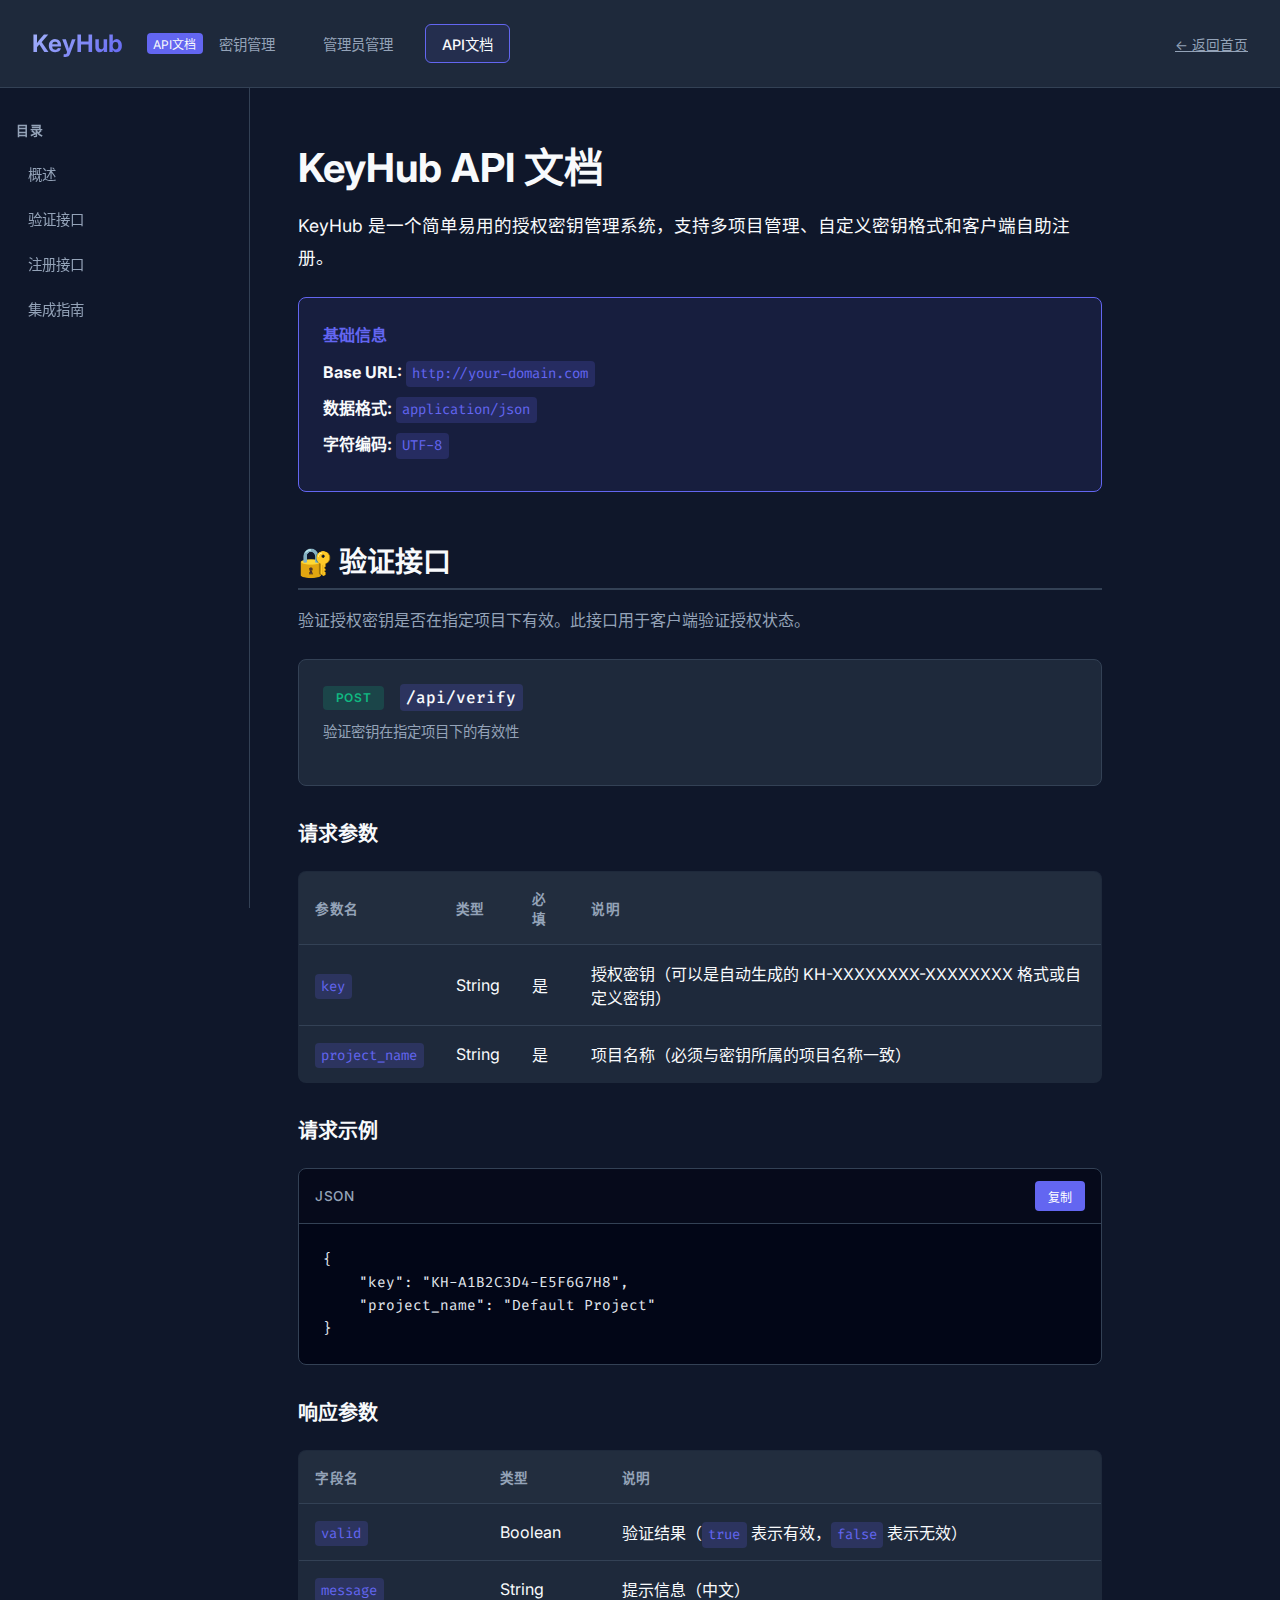
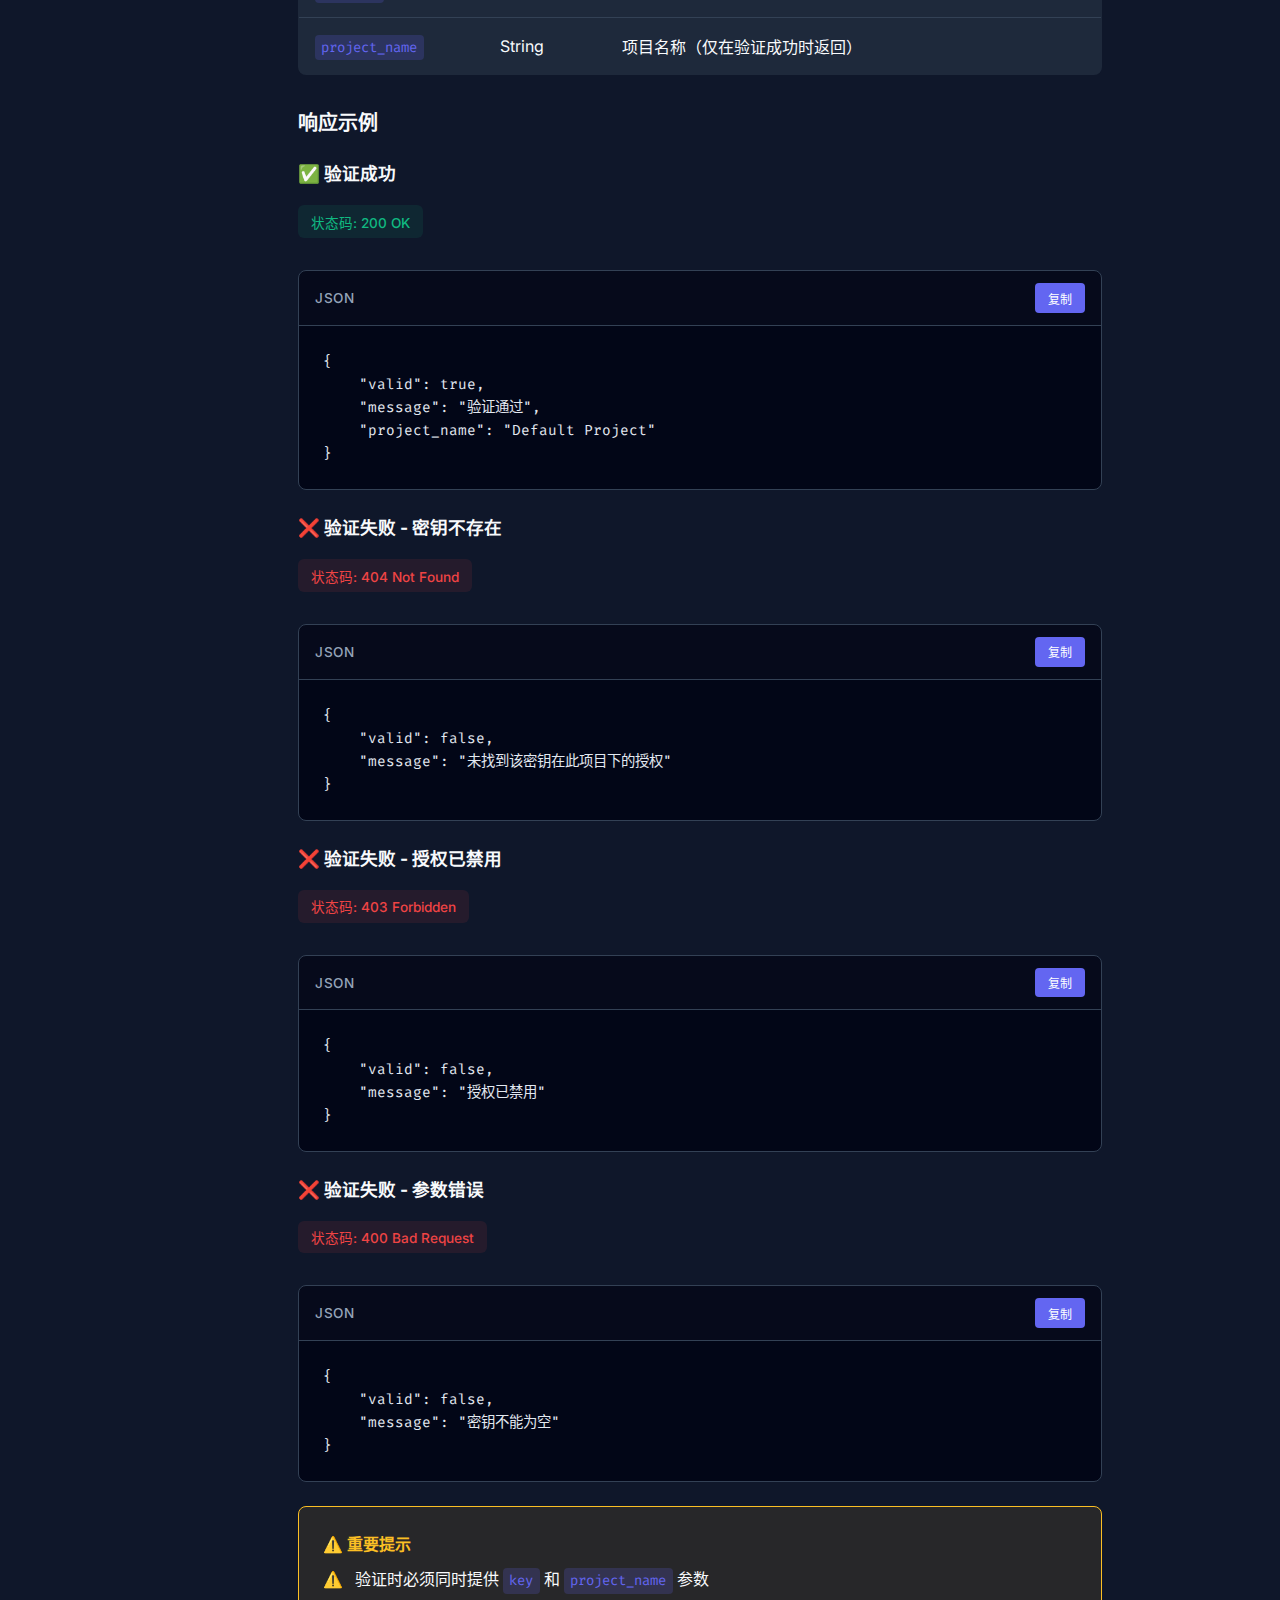
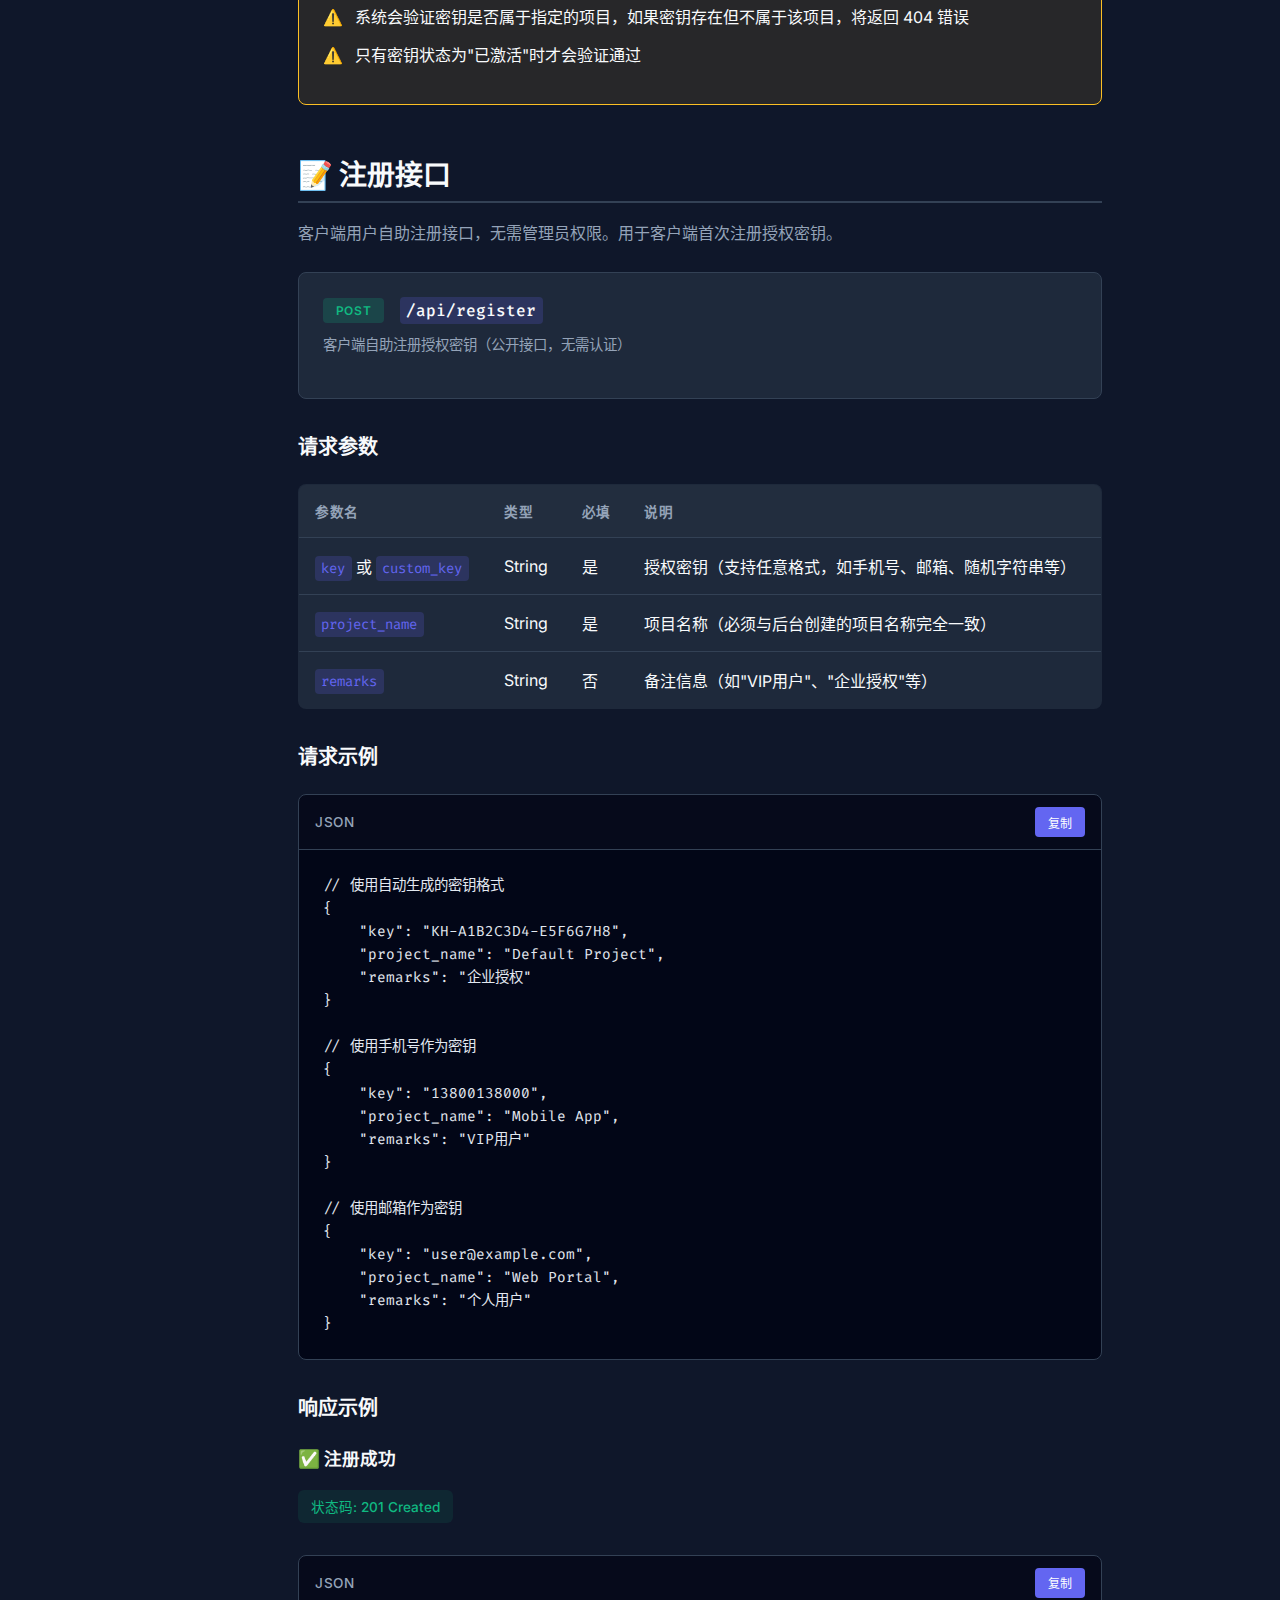
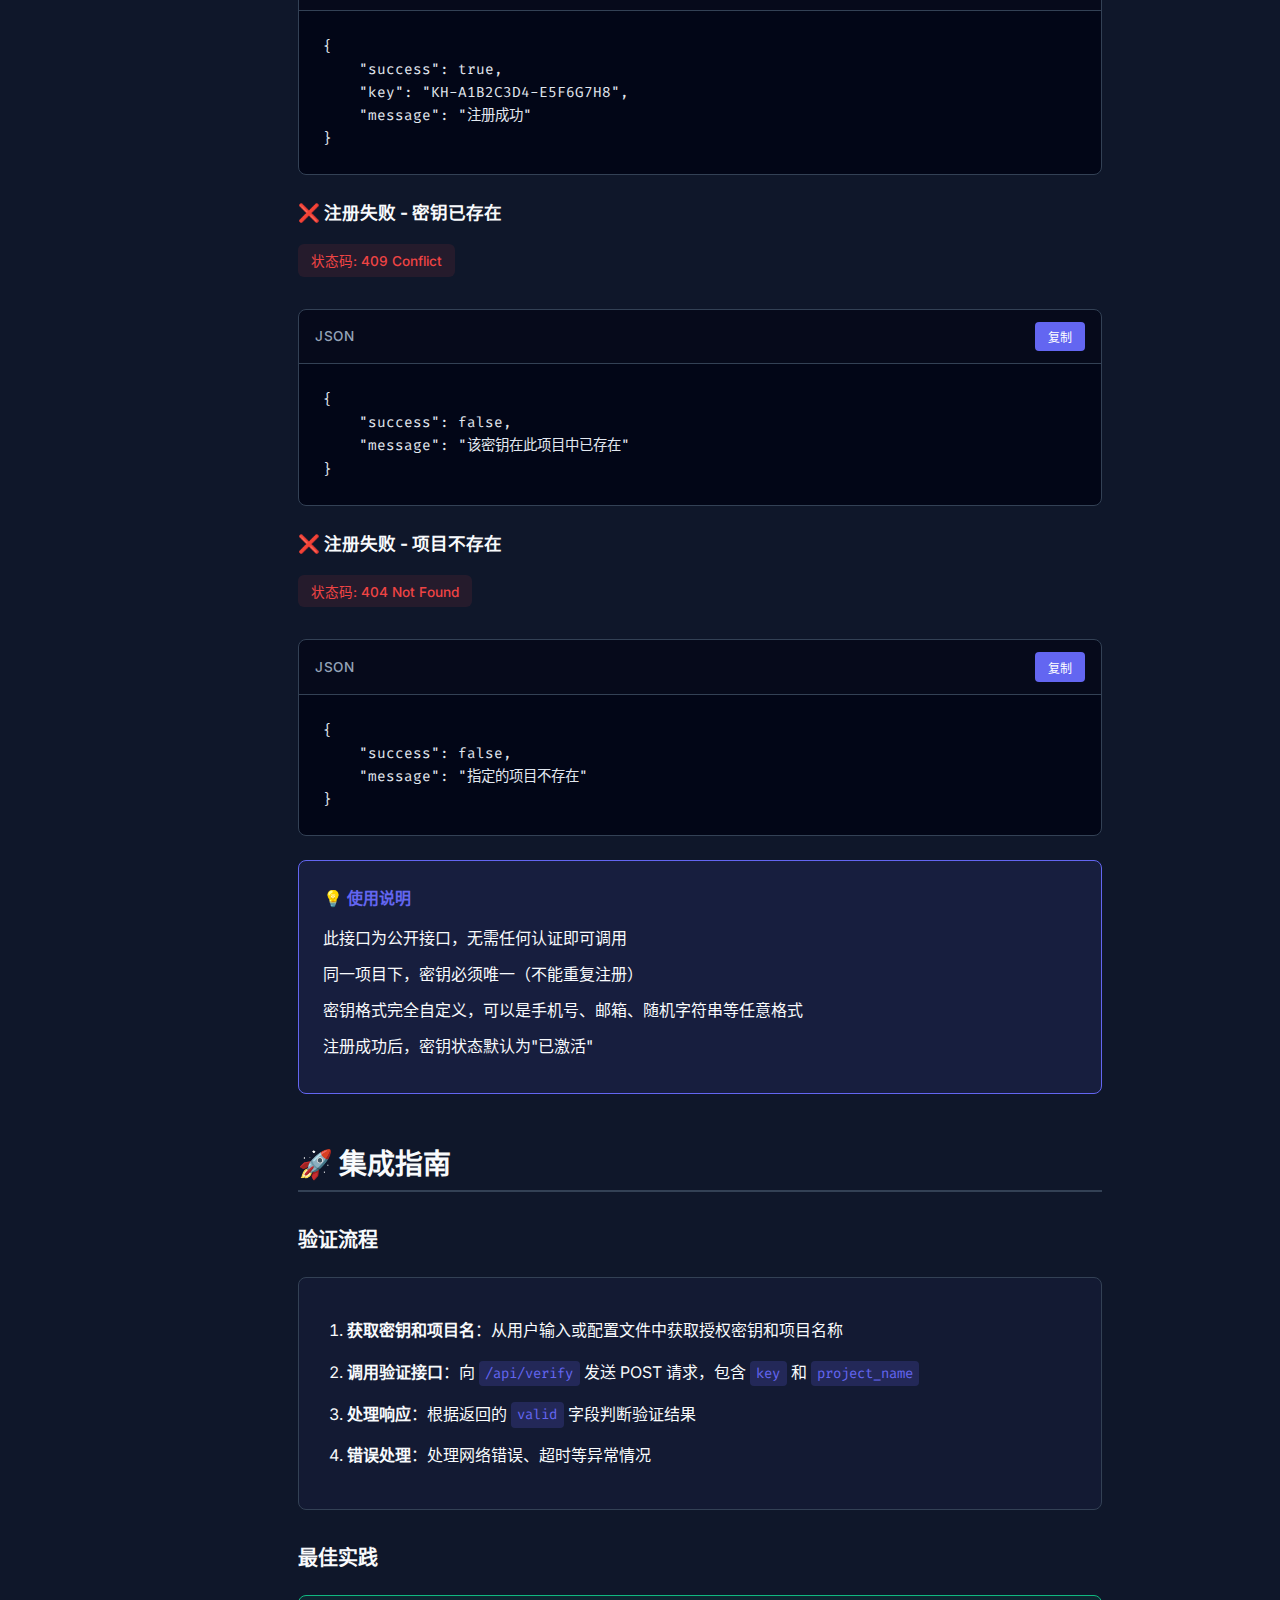
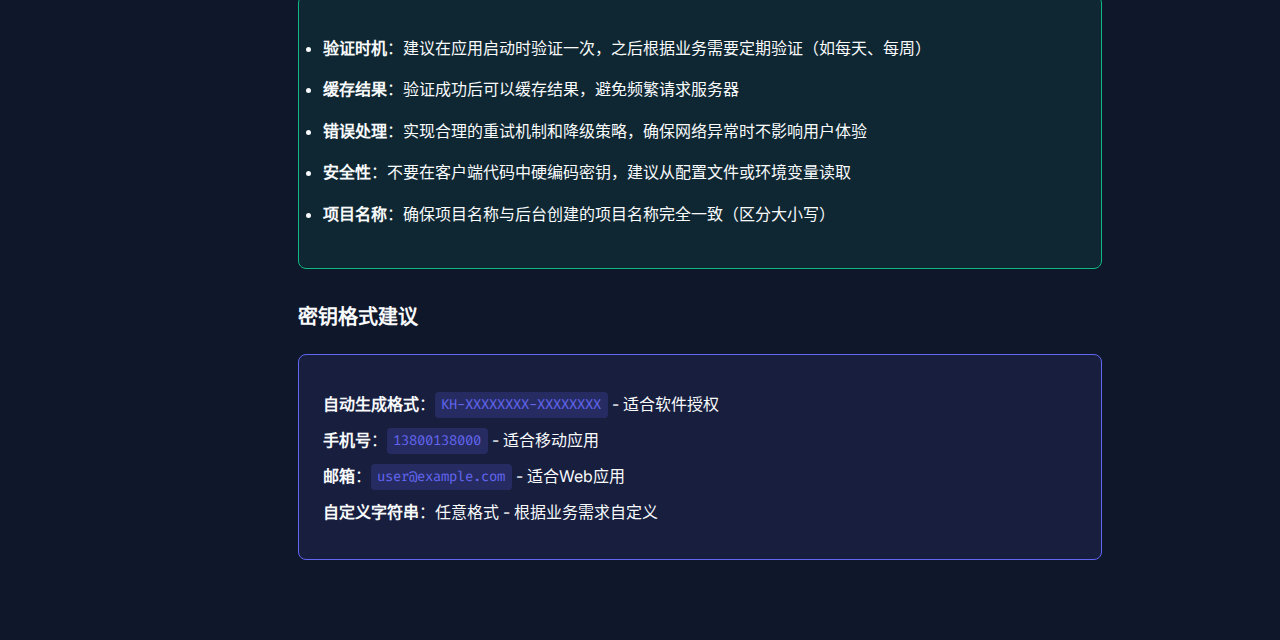
<file: templates/docs.html>
<!DOCTYPE html>
<html lang="zh-CN">

<head>
    <meta charset="UTF-8">
    <meta name="viewport" content="width=device-width, initial-scale=1.0">
    <title>API文档 - KeyHub</title>
    <link rel="stylesheet" href="/static/css/style.css">
    <link rel="stylesheet" href="/static/css/docs.css">
    <!-- Google Fonts -->
    <link
        href="https://fonts.googleapis.com/css2?family=Inter:wght@400;500;600;700&family=Fira+Code:wght@400;500&display=swap"
        rel="stylesheet">
</head>

<body>
    <div class="docs-container">
        <!-- Header -->
        <header class="docs-header">
            <div class="logo">
                <h1>KeyHub</h1>
                <span class="badge">API文档</span>
            </div>

            <nav class="nav-menu">
                <a href="/" class="nav-link">密钥管理</a>
                <a href="/admin" class="nav-link">管理员管理</a>
                <a href="/docs" class="nav-link active">API文档</a>
            </nav>

            <div class="user-actions">
                <a href="/" class="btn-text">← 返回首页</a>
            </div>
        </header>

        <div class="docs-layout">
            <!-- Sidebar -->
            <aside class="docs-sidebar">
                <nav class="docs-nav">
                    <h3>目录</h3>
                    <ul>
                        <li><a href="#overview">概述</a></li>
                        <li><a href="#verify-api">验证接口</a></li>
                        <li><a href="#register-api">注册接口</a></li>
                        <li><a href="#integration">集成指南</a></li>
                    </ul>
                </nav>
            </aside>

            <!-- Main Content -->
            <main class="docs-content">
                <section id="overview">
                    <h1>KeyHub API 文档</h1>
                    <p class="lead">KeyHub 是一个简单易用的授权密钥管理系统，支持多项目管理、自定义密钥格式和客户端自助注册。</p>
                    
                    <div class="info-box">
                        <h3>基础信息</h3>
                        <ul>
                            <li><strong>Base URL:</strong> <code>http://your-domain.com</code></li>
                            <li><strong>数据格式:</strong> <code>application/json</code></li>
                            <li><strong>字符编码:</strong> <code>UTF-8</code></li>
                        </ul>
                    </div>
                </section>

                <section id="verify-api">
                    <h2>🔐 验证接口</h2>
                    <p>验证授权密钥是否在指定项目下有效。此接口用于客户端验证授权状态。</p>

                    <div class="api-endpoint">
                        <div class="endpoint-header">
                            <span class="method post">POST</span>
                            <code class="endpoint-url">/api/verify</code>
                        </div>
                        <p class="endpoint-desc">验证密钥在指定项目下的有效性</p>
                    </div>

                    <h3>请求参数</h3>
                    <div class="table-wrapper">
                        <table class="params-table">
                            <thead>
                                <tr>
                                    <th>参数名</th>
                                    <th>类型</th>
                                    <th>必填</th>
                                    <th>说明</th>
                                </tr>
                            </thead>
                            <tbody>
                                <tr>
                                    <td><code>key</code></td>
                                    <td>String</td>
                                    <td>是</td>
                                    <td>授权密钥（可以是自动生成的 KH-XXXXXXXX-XXXXXXXX 格式或自定义密钥）</td>
                                </tr>
                                <tr>
                                    <td><code>project_name</code></td>
                                    <td>String</td>
                                    <td>是</td>
                                    <td>项目名称（必须与密钥所属的项目名称一致）</td>
                                </tr>
                            </tbody>
                        </table>
                    </div>

                    <h3>请求示例</h3>
                    <div class="code-block">
                        <div class="code-header">
                            <span>JSON</span>
                            <button class="copy-btn" onclick="copyCode(this)">复制</button>
                        </div>
                        <pre><code>{
    "key": "KH-A1B2C3D4-E5F6G7H8",
    "project_name": "Default Project"
}</code></pre>
                    </div>

                    <h3>响应参数</h3>
                    <div class="table-wrapper">
                        <table class="params-table">
                            <thead>
                                <tr>
                                    <th>字段名</th>
                                    <th>类型</th>
                                    <th>说明</th>
                                </tr>
                            </thead>
                            <tbody>
                                <tr>
                                    <td><code>valid</code></td>
                                    <td>Boolean</td>
                                    <td>验证结果（<code>true</code> 表示有效，<code>false</code> 表示无效）</td>
                                </tr>
                                <tr>
                                    <td><code>message</code></td>
                                    <td>String</td>
                                    <td>提示信息（中文）</td>
                                </tr>
                                <tr>
                                    <td><code>project_name</code></td>
                                    <td>String</td>
                                    <td>项目名称（仅在验证成功时返回）</td>
                                </tr>
                            </tbody>
                        </table>
                    </div>

                    <h3>响应示例</h3>

                    <h4>✅ 验证成功</h4>
                    <div class="status-badge success">状态码: 200 OK</div>
                    <div class="code-block">
                        <div class="code-header">
                            <span>JSON</span>
                            <button class="copy-btn" onclick="copyCode(this)">复制</button>
                        </div>
                        <pre><code>{
    "valid": true,
    "message": "验证通过",
    "project_name": "Default Project"
}</code></pre>
                    </div>

                    <h4>❌ 验证失败 - 密钥不存在</h4>
                    <div class="status-badge error">状态码: 404 Not Found</div>
                    <div class="code-block">
                        <div class="code-header">
                            <span>JSON</span>
                            <button class="copy-btn" onclick="copyCode(this)">复制</button>
                        </div>
                        <pre><code>{
    "valid": false,
    "message": "未找到该密钥在此项目下的授权"
}</code></pre>
                    </div>

                    <h4>❌ 验证失败 - 授权已禁用</h4>
                    <div class="status-badge error">状态码: 403 Forbidden</div>
                    <div class="code-block">
                        <div class="code-header">
                            <span>JSON</span>
                            <button class="copy-btn" onclick="copyCode(this)">复制</button>
                        </div>
                        <pre><code>{
    "valid": false,
    "message": "授权已禁用"
}</code></pre>
                    </div>

                    <h4>❌ 验证失败 - 参数错误</h4>
                    <div class="status-badge error">状态码: 400 Bad Request</div>
                    <div class="code-block">
                        <div class="code-header">
                            <span>JSON</span>
                            <button class="copy-btn" onclick="copyCode(this)">复制</button>
                        </div>
                        <pre><code>{
    "valid": false,
    "message": "密钥不能为空"
}</code></pre>
                    </div>

                    <div class="warning-box">
                        <strong>⚠️ 重要提示</strong>
                        <ul>
                            <li>验证时必须同时提供 <code>key</code> 和 <code>project_name</code> 参数</li>
                            <li>系统会验证密钥是否属于指定的项目，如果密钥存在但不属于该项目，将返回 404 错误</li>
                            <li>只有密钥状态为"已激活"时才会验证通过</li>
                        </ul>
                    </div>
                </section>

                <section id="register-api">
                    <h2>📝 注册接口</h2>
                    <p>客户端用户自助注册接口，无需管理员权限。用于客户端首次注册授权密钥。</p>

                    <div class="api-endpoint">
                        <div class="endpoint-header">
                            <span class="method post">POST</span>
                            <code class="endpoint-url">/api/register</code>
                        </div>
                        <p class="endpoint-desc">客户端自助注册授权密钥（公开接口，无需认证）</p>
                    </div>

                    <h3>请求参数</h3>
                    <div class="table-wrapper">
                        <table class="params-table">
                            <thead>
                                <tr>
                                    <th>参数名</th>
                                    <th>类型</th>
                                    <th>必填</th>
                                    <th>说明</th>
                                </tr>
                            </thead>
                            <tbody>
                                <tr>
                                    <td><code>key</code> 或 <code>custom_key</code></td>
                                    <td>String</td>
                                    <td>是</td>
                                    <td>授权密钥（支持任意格式，如手机号、邮箱、随机字符串等）</td>
                                </tr>
                                <tr>
                                    <td><code>project_name</code></td>
                                    <td>String</td>
                                    <td>是</td>
                                    <td>项目名称（必须与后台创建的项目名称完全一致）</td>
                                </tr>
                                <tr>
                                    <td><code>remarks</code></td>
                                    <td>String</td>
                                    <td>否</td>
                                    <td>备注信息（如"VIP用户"、"企业授权"等）</td>
                                </tr>
                            </tbody>
                        </table>
                    </div>

                    <h3>请求示例</h3>
                    <div class="code-block">
                        <div class="code-header">
                            <span>JSON</span>
                            <button class="copy-btn" onclick="copyCode(this)">复制</button>
                        </div>
                        <pre><code>// 使用自动生成的密钥格式
{
    "key": "KH-A1B2C3D4-E5F6G7H8",
    "project_name": "Default Project",
    "remarks": "企业授权"
}

// 使用手机号作为密钥
{
    "key": "13800138000",
    "project_name": "Mobile App",
    "remarks": "VIP用户"
}

// 使用邮箱作为密钥
{
    "key": "user@example.com",
    "project_name": "Web Portal",
    "remarks": "个人用户"
}</code></pre>
                    </div>

                    <h3>响应示例</h3>

                    <h4>✅ 注册成功</h4>
                    <div class="status-badge success">状态码: 201 Created</div>
                    <div class="code-block">
                        <div class="code-header">
                            <span>JSON</span>
                            <button class="copy-btn" onclick="copyCode(this)">复制</button>
                        </div>
                        <pre><code>{
    "success": true,
    "key": "KH-A1B2C3D4-E5F6G7H8",
    "message": "注册成功"
}</code></pre>
                    </div>

                    <h4>❌ 注册失败 - 密钥已存在</h4>
                    <div class="status-badge error">状态码: 409 Conflict</div>
                    <div class="code-block">
                        <div class="code-header">
                            <span>JSON</span>
                            <button class="copy-btn" onclick="copyCode(this)">复制</button>
                        </div>
                        <pre><code>{
    "success": false,
    "message": "该密钥在此项目中已存在"
}</code></pre>
                    </div>

                    <h4>❌ 注册失败 - 项目不存在</h4>
                    <div class="status-badge error">状态码: 404 Not Found</div>
                    <div class="code-block">
                        <div class="code-header">
                            <span>JSON</span>
                            <button class="copy-btn" onclick="copyCode(this)">复制</button>
                        </div>
                        <pre><code>{
    "success": false,
    "message": "指定的项目不存在"
}</code></pre>
                    </div>

                    <div class="info-box">
                        <h3>💡 使用说明</h3>
                        <ul>
                            <li>此接口为公开接口，无需任何认证即可调用</li>
                            <li>同一项目下，密钥必须唯一（不能重复注册）</li>
                            <li>密钥格式完全自定义，可以是手机号、邮箱、随机字符串等任意格式</li>
                            <li>注册成功后，密钥状态默认为"已激活"</li>
                        </ul>
                    </div>
                </section>

                <section id="integration">
                    <h2>🚀 集成指南</h2>

                    <h3>验证流程</h3>
                    <div class="steps-box">
                        <ol>
                            <li><strong>获取密钥和项目名</strong>：从用户输入或配置文件中获取授权密钥和项目名称</li>
                            <li><strong>调用验证接口</strong>：向 <code>/api/verify</code> 发送 POST 请求，包含 <code>key</code> 和 <code>project_name</code></li>
                            <li><strong>处理响应</strong>：根据返回的 <code>valid</code> 字段判断验证结果</li>
                            <li><strong>错误处理</strong>：处理网络错误、超时等异常情况</li>
                        </ol>
                    </div>

                    <h3>最佳实践</h3>
                    <div class="tips-box">
                        <ul>
                            <li><strong>验证时机</strong>：建议在应用启动时验证一次，之后根据业务需要定期验证（如每天、每周）</li>
                            <li><strong>缓存结果</strong>：验证成功后可以缓存结果，避免频繁请求服务器</li>
                            <li><strong>错误处理</strong>：实现合理的重试机制和降级策略，确保网络异常时不影响用户体验</li>
                            <li><strong>安全性</strong>：不要在客户端代码中硬编码密钥，建议从配置文件或环境变量读取</li>
                            <li><strong>项目名称</strong>：确保项目名称与后台创建的项目名称完全一致（区分大小写）</li>
                        </ul>
                    </div>

                    <h3>密钥格式建议</h3>
                    <div class="info-box">
                        <ul>
                            <li><strong>自动生成格式</strong>：<code>KH-XXXXXXXX-XXXXXXXX</code> - 适合软件授权</li>
                            <li><strong>手机号</strong>：<code>13800138000</code> - 适合移动应用</li>
                            <li><strong>邮箱</strong>：<code>user@example.com</code> - 适合Web应用</li>
                            <li><strong>自定义字符串</strong>：任意格式 - 根据业务需求自定义</li>
                        </ul>
                    </div>
                </section>
            </main>
        </div>
    </div>

    <script>
        function copyCode(button) {
            const codeBlock = button.closest('.code-block').querySelector('code');
            const text = codeBlock.textContent;

            navigator.clipboard.writeText(text).then(() => {
                const originalText = button.textContent;
                button.textContent = '已复制!';
                button.style.background = 'var(--success-color)';

                setTimeout(() => {
                    button.textContent = originalText;
                    button.style.background = '';
                }, 2000);
            }).catch(err => {
                console.error('复制失败:', err);
            });
        }

        // Smooth scroll for anchor links
        document.querySelectorAll('.docs-nav a').forEach(anchor => {
            anchor.addEventListener('click', function (e) {
                e.preventDefault();
                const target = document.querySelector(this.getAttribute('href'));
                if (target) {
                    target.scrollIntoView({ behavior: 'smooth', block: 'start' });
                }
            });
        });
    </script>
</body>

</html>
</file>
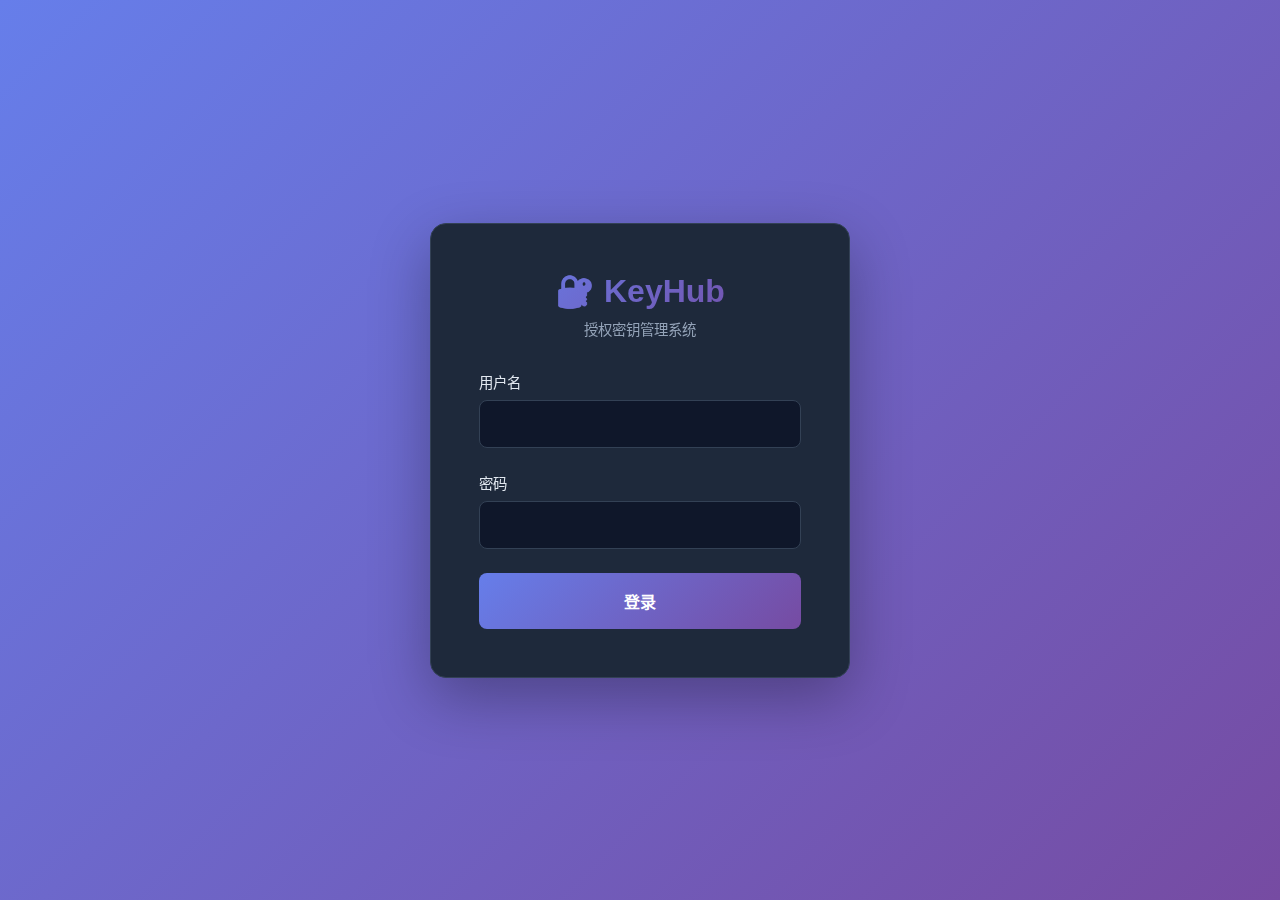
<file: templates/login.html>
<!DOCTYPE html>
<html lang="zh-CN">

<head>
    <meta charset="UTF-8">
    <meta name="viewport" content="width=device-width, initial-scale=1.0">
    <title>登录 - KeyHub 管理系统</title>
    <style>
        * {
            margin: 0;
            padding: 0;
            box-sizing: border-box;
        }

        :root {
            --primary: #667eea;
            --primary-hover: #5a67d8;
            --bg-primary: #0f172a;
            --bg-secondary: #1e293b;
            --text-primary: #e2e8f0;
            --text-secondary: #94a3b8;
            --border: #334155;
            --error: #ef4444;
        }

        body {
            font-family: 'Segoe UI', -apple-system, BlinkMacSystemFont, sans-serif;
            background: linear-gradient(135deg, #667eea 0%, #764ba2 100%);
            min-height: 100vh;
            display: flex;
            align-items: center;
            justify-content: center;
            color: var(--text-primary);
        }

        .login-container {
            background: var(--bg-secondary);
            border-radius: 16px;
            padding: 3rem;
            width: 100%;
            max-width: 420px;
            box-shadow: 0 20px 60px rgba(0, 0, 0, 0.3);
            backdrop-filter: blur(10px);
            border: 1px solid var(--border);
        }

        .logo {
            text-align: center;
            margin-bottom: 2rem;
        }

        .logo h1 {
            font-size: 2rem;
            font-weight: 700;
            background: linear-gradient(135deg, #667eea 0%, #764ba2 100%);
            -webkit-background-clip: text;
            -webkit-text-fill-color: transparent;
            background-clip: text;
            margin-bottom: 0.5rem;
        }

        .logo p {
            color: var(--text-secondary);
            font-size: 0.9rem;
        }

        .form-group {
            margin-bottom: 1.5rem;
        }

        label {
            display: block;
            margin-bottom: 0.5rem;
            font-weight: 500;
            color: var(--text-primary);
            font-size: 0.9rem;
        }

        input {
            width: 100%;
            padding: 0.875rem 1rem;
            background: var(--bg-primary);
            border: 1px solid var(--border);
            border-radius: 8px;
            color: var(--text-primary);
            font-size: 1rem;
            transition: all 0.3s;
        }

        input:focus {
            outline: none;
            border-color: var(--primary);
            box-shadow: 0 0 0 3px rgba(102, 126, 234, 0.1);
        }

        .login-btn {
            width: 100%;
            padding: 1rem;
            background: linear-gradient(135deg, #667eea 0%, #764ba2 100%);
            color: white;
            border: none;
            border-radius: 8px;
            font-size: 1rem;
            font-weight: 600;
            cursor: pointer;
            transition: transform 0.2s, box-shadow 0.2s;
        }

        .login-btn:hover {
            transform: translateY(-2px);
            box-shadow: 0 10px 25px rgba(102, 126, 234, 0.3);
        }

        .login-btn:active {
            transform: translateY(0);
        }

        .login-btn:disabled {
            opacity: 0.6;
            cursor: not-allowed;
            transform: none;
        }

        .error-msg {
            background: rgba(239, 68, 68, 0.1);
            border: 1px solid var(--error);
            color: var(--error);
            padding: 0.75rem 1rem;
            border-radius: 8px;
            margin-bottom: 1.5rem;
            font-size: 0.9rem;
            display: none;
        }

        .error-msg.show {
            display: block;
            animation: shake 0.3s;
        }

        @keyframes shake {

            0%,
            100% {
                transform: translateX(0);
            }

            25% {
                transform: translateX(-10px);
            }

            75% {
                transform: translateX(10px);
            }
        }

        .footer {
            text-align: center;
            margin-top: 2rem;
            color: var(--text-secondary);
            font-size: 0.85rem;
        }
    </style>
</head>

<body>
    <div class="login-container">
        <div class="logo">
            <h1>🔐 KeyHub</h1>
            <p>授权密钥管理系统</p>
        </div>

        <div id="errorMsg" class="error-msg"></div>

        <form id="loginForm">
            <div class="form-group">
                <label for="username">用户名</label>
                <input type="text" id="username" name="username" required autocomplete="username">
            </div>

            <div class="form-group">
                <label for="password">密码</label>
                <input type="password" id="password" name="password" required autocomplete="current-password">
            </div>

            <button type="submit" class="login-btn" id="loginBtn">登录</button>
        </form>
    </div>

    <script>
        const loginForm = document.getElementById('loginForm');
        const errorMsg = document.getElementById('errorMsg');
        const loginBtn = document.getElementById('loginBtn');

        // Check if already logged in
        if (localStorage.getItem('adminToken')) {
            window.location.href = '/';
        }

        loginForm.addEventListener('submit', async (e) => {
            e.preventDefault();

            const username = document.getElementById('username').value;
            const password = document.getElementById('password').value;

            // Disable button
            loginBtn.disabled = true;
            loginBtn.textContent = '登录中...';
            errorMsg.classList.remove('show');

            try {
                const res = await fetch('/api/login', {
                    method: 'POST',
                    headers: { 'Content-Type': 'application/json' },
                    body: JSON.stringify({ username, password })
                });

                const data = await res.json();

                if (data.success && data.token) {
                    // Save token
                    localStorage.setItem('adminToken', data.token);
                    // Redirect to main page
                    window.location.href = '/';
                } else {
                    throw new Error(data.error || '登录失败');
                }
            } catch (error) {
                errorMsg.textContent = error.message;
                errorMsg.classList.add('show');
                loginBtn.disabled = false;
                loginBtn.textContent = '登录';
            }
        });
    </script>
</body>

</html>
</file>
<file: static/css/style.css>
:root {
    --bg-color: #0f172a;
    --sidebar-bg: #1e293b;
    --card-bg: #1e293b;
    --text-primary: #f8fafc;
    --text-secondary: #94a3b8;
    --accent-color: #6366f1;
    --accent-hover: #4f46e5;
    --danger-color: #ef4444;
    --success-color: #10b981;
    --border-color: #334155;
    --input-bg: #020617;

    --shadow-sm: 0 1px 2px 0 rgb(0 0 0 / 0.05);
    --shadow-md: 0 4px 6px -1px rgb(0 0 0 / 0.1);
    --shadow-lg: 0 10px 15px -3px rgb(0 0 0 / 0.1);
}

* {
    box-sizing: border-box;
    margin: 0;
    padding: 0;
}

body {
    font-family: 'Inter', system-ui, -apple-system, sans-serif;
    background-color: var(--bg-color);
    color: var(--text-primary);
    min-height: 100vh;
    display: flex;
    justify-content: center;
}

.app-container {
    width: 100%;
    max-width: 1200px;
    padding: 2rem;
    display: flex;
    flex-direction: column;
    gap: 2rem;
}

/* Header */
.main-header {
    display: flex;
    justify-content: space-between;
    align-items: center;
    padding-bottom: 2rem;
    border-bottom: 1px solid var(--border-color);
    gap: 2rem;
    /* Add spacing between header sections */
}

.logo h1 {
    font-size: 1.5rem;
    font-weight: 700;
    background: linear-gradient(135deg, #a5b4fc 0%, #6366f1 100%);
    -webkit-background-clip: text;
    -webkit-text-fill-color: transparent;
    background-clip: text;
    /* Standard property for compatibility */
    display: inline-block;
    margin-right: 0.5rem;
    /* Add space before badge */
}

.badge {
    font-size: 0.75rem;
    background: var(--accent-color);
    padding: 0.1rem 0.4rem;
    border-radius: 4px;
    margin-left: 0.5rem;
    vertical-align: middle;
}

.project-selector {
    display: flex;
    align-items: center;
    gap: 1rem;
}

.select-wrapper {
    display: flex;
    gap: 0.5rem;
}

.user-actions {
    margin-left: auto;
}

select {
    background: var(--input-bg);
    border: 1px solid var(--border-color);
    color: var(--text-primary);
    padding: 0.5rem 1rem;
    border-radius: 6px;
    font-size: 0.9rem;
    outline: none;
    min-width: 200px;
}

button {
    cursor: pointer;
    font-family: inherit;
    border: none;
    transition: all 0.2s;
}

.btn-text {
    background: none;
    color: var(--text-secondary);
    font-size: 0.85rem;
}

.btn-text:hover {
    color: var(--text-primary);
    text-decoration: underline;
}

#addProjectBtn {
    background: var(--accent-color);
    color: white;
    width: 32px;
    height: 32px;
    border-radius: 6px;
    display: flex;
    align-items: center;
    justify-content: center;
    font-size: 1.2rem;
}

#addProjectBtn:hover {
    background: var(--accent-hover);
}

/* Stats */
.stats-grid {
    display: grid;
    grid-template-columns: repeat(auto-fit, minmax(200px, 1fr));
    gap: 1.5rem;
}

.stat-card {
    background: var(--card-bg);
    padding: 1.5rem;
    border-radius: 12px;
    border: 1px solid var(--border-color);
    box-shadow: var(--shadow-sm);
}

.stat-card h3 {
    font-size: 0.85rem;
    color: var(--text-secondary);
    text-transform: uppercase;
    letter-spacing: 0.05em;
    margin-bottom: 0.5rem;
}

.stat-value {
    font-size: 2rem;
    font-weight: 700;
}

/* Toolbar */
.toolbar {
    display: flex;
    justify-content: space-between;
    align-items: end;
    margin-top: 1rem;
    margin-bottom: 1.5rem;
    /* Add space before table */
}

.subtitle {
    display: block;
    color: var(--text-secondary);
    font-size: 0.9rem;
    margin-top: 0.25rem;
}

.btn {
    padding: 0.6rem 1.2rem;
    border-radius: 6px;
    font-weight: 500;
    font-size: 0.9rem;
}

.btn-primary {
    background: var(--accent-color);
    color: white;
}

.btn-primary:hover {
    background: var(--accent-hover);
    transform: translateY(-1px);
    box-shadow: 0 4px 12px rgba(99, 102, 241, 0.3);
}

.btn-secondary {
    background: var(--card-bg);
    color: var(--text-primary);
    border: 1px solid var(--border-color);
    margin-right: 0.5rem;
}

.right {
    display: flex;
    gap: 0.5rem;
    /* Add spacing between buttons */
}

.btn-secondary:hover {
    background: var(--border-color);
}

/* Table */
.table-container {
    background: var(--card-bg);
    border-radius: 12px;
    border: 1px solid var(--border-color);
    overflow: hidden;
    box-shadow: var(--shadow-md);
}

table {
    width: 100%;
    border-collapse: collapse;
}

th,
td {
    padding: 1rem 1.5rem;
    text-align: left;
    border-bottom: 1px solid var(--border-color);
}

th {
    background: rgba(255, 255, 255, 0.02);
    font-weight: 600;
    color: var(--text-secondary);
    font-size: 0.85rem;
}

tr:last-child td {
    border-bottom: none;
}

tr:hover {
    background: rgba(255, 255, 255, 0.01);
}

.status-badge {
    padding: 0.25rem 0.6rem;
    border-radius: 999px;
    font-size: 0.75rem;
    font-weight: 500;
}

.status-active {
    background: rgba(16, 185, 129, 0.1);
    color: var(--success-color);
}

.status-disabled {
    background: rgba(239, 68, 68, 0.1);
    color: var(--danger-color);
}

.key-mono {
    font-family: 'Courier New', monospace;
    letter-spacing: 0.5px;
    color: #cbd5e1;
    font-weight: 600;
}

.action-btn {
    padding: 0.3rem 0.6rem;
    font-size: 0.8rem;
    margin-right: 0.2rem;
    border-radius: 4px;
    background: rgba(255, 255, 255, 0.05);
    color: var(--text-primary);
}

.action-btn:hover {
    background: rgba(255, 255, 255, 0.1);
}

.action-btn.delete:hover {
    background: rgba(239, 68, 68, 0.2);
    color: var(--danger-color);
}

.empty-state {
    padding: 4rem;
    text-align: center;
    color: var(--text-secondary);
}

/* Modal */
.modal {
    display: none;
    position: fixed;
    z-index: 100;
    left: 0;
    top: 0;
    width: 100%;
    height: 100%;
    background-color: rgba(0, 0, 0, 0.6);
    backdrop-filter: blur(4px);
    align-items: center;
    justify-content: center;
}

.modal-content {
    background-color: var(--card-bg);
    padding: 2rem;
    border-radius: 12px;
    width: 90%;
    max-width: 500px;
    border: 1px solid var(--border-color);
    box-shadow: var(--shadow-lg);
    position: relative;
    transform: translateY(20px);
    opacity: 0;
    transition: all 0.3s ease;
}

.modal.show .modal-content {
    transform: translateY(0);
    opacity: 1;
}

.modal-content.large {
    max-width: 700px;
}

.close {
    position: absolute;
    right: 1.5rem;
    top: 1.5rem;
    font-size: 1.5rem;
    cursor: pointer;
    color: var(--text-secondary);
}

.close:hover {
    color: var(--text-primary);
}

.form-group {
    margin-bottom: 1.5rem;
}

.form-group label {
    display: block;
    margin-bottom: 0.5rem;
    color: var(--text-secondary);
    font-size: 0.9rem;
}

.form-group input,
.form-group textarea {
    width: 100%;
    padding: 0.75rem;
    border-radius: 6px;
    background: var(--input-bg);
    border: 1px solid var(--border-color);
    color: var(--text-primary);
    font-family: inherit;
}

.form-group input:focus,
.form-group textarea:focus {
    border-color: var(--accent-color);
    outline: none;
}

.modal-actions {
    display: flex;
    justify-content: flex-end;
    gap: 1rem;
    margin-top: 2rem;
}

/* Toast */
.toast {
    visibility: hidden;
    min-width: 250px;
    background-color: var(--accent-color);
    color: #fff;
    text-align: center;
    border-radius: 8px;
    padding: 1rem;
    position: fixed;
    z-index: 1;
    bottom: 30px;
    left: 50%;
    transform: translateX(-50%);
    box-shadow: var(--shadow-lg);
    opacity: 0;
    transition: opacity 0.3s, bottom 0.3s;
}

.toast.show {
    visibility: visible;
    opacity: 1;
    bottom: 50px;
}

/* Bindings List */
.bindings-list {
    margin-top: 1rem;
    max-height: 300px;
    overflow-y: auto;
}

.binding-item {
    background: var(--input-bg);
    padding: 0.75rem;
    border-radius: 6px;
    border: 1px solid var(--border-color);
    margin-bottom: 0.5rem;
    display: flex;
    justify-content: space-between;
    align-items: center;
}

.binding-info {
    font-size: 0.9rem;
}

.binding-machine-id {
    font-family: monospace;
    color: var(--text-primary);
}

.binding-date {
    font-size: 0.8rem;
    color: var(--text-secondary);
    margin-top: 0.2rem;
}

.binding-remarks {
    font-style: italic;
    color: var(--text-secondary);
    margin-left: 0.5rem;
}

/* Scrollbar */
::-webkit-scrollbar {
    width: 8px;
}

::-webkit-scrollbar-track {
    background: var(--bg-color);
}

::-webkit-scrollbar-thumb {
    background: var(--border-color);
    border-radius: 4px;
}

::-webkit-scrollbar-thumb:hover {
    background: var(--text-secondary);
}

/* Navigation Menu */
.nav-menu {
    display: flex;
    gap: 0.5rem;
    align-items: center;
}

.nav-link {
    color: var(--text-secondary);
    text-decoration: none;
    padding: 0.5rem 1rem;
    border-radius: 6px;
    transition: all 0.2s;
    font-size: 0.9rem;
    font-weight: 500;
}

.nav-link:hover {
    color: var(--text-primary);
    background: rgba(255, 255, 255, 0.05);
}

.nav-link.active {
    color: var(--text-primary);
    background: rgba(99, 102, 241, 0.1);
    border: 1px solid var(--accent-color);
}

/* Mobile Responsive */
@media (max-width: 1024px) {
    .app-container {
        padding: 1.5rem;
    }

    .main-header {
        flex-wrap: wrap;
    }

    .project-selector {
        width: 100%;
        order: 3;
        margin-top: 1rem;
    }

    .stats-grid {
        grid-template-columns: repeat(auto-fit, minmax(150px, 1fr));
    }
}

@media (max-width: 768px) {

    /* Container */
    .app-container {
        padding: 1rem;
    }

    /* Header */
    .main-header {
        flex-direction: column;
        align-items: flex-start;
        gap: 1rem;
        padding-bottom: 1rem;
    }

    .logo {
        width: 100%;
        display: flex;
        justify-content: space-between;
        align-items: center;
    }

    .nav-menu {
        width: 100%;
        flex-wrap: wrap;
        gap: 0.5rem;
    }

    .nav-link {
        flex: 1;
        text-align: center;
        font-size: 0.85rem;
        padding: 0.4rem 0.8rem;
    }

    .project-selector {
        width: 100%;
        flex-direction: column;
        align-items: flex-start;
        gap: 0.5rem;
    }

    .select-wrapper {
        width: 100%;
    }

    .select-wrapper select {
        flex: 1;
        min-width: 0;
    }

    .project-actions {
        display: flex;
        gap: 1rem;
    }

    .user-actions {
        width: 100%;
        margin-left: 0;
    }

    .user-actions button {
        width: 100%;
    }

    /* Stats */
    .stats-grid {
        grid-template-columns: 1fr;
        gap: 1rem;
    }

    .stat-card {
        padding: 1rem;
    }

    .stat-value {
        font-size: 1.5rem;
    }

    /* Toolbar */
    .toolbar {
        flex-direction: column;
        align-items: flex-start;
        gap: 1rem;
    }

    .toolbar .left h2 {
        font-size: 1.25rem;
    }

    .toolbar .right {
        width: 100%;
        justify-content: stretch;
    }

    .toolbar .right button {
        flex: 1;
    }

    /* Table - Convert to Cards on Mobile */
    .table-container {
        border: none;
        background: transparent;
        box-shadow: none;
    }

    table {
        display: none;
    }

    #keysTable tbody {
        display: block;
    }

    #keysTable tbody tr {
        display: block;
        background: var(--card-bg);
        border: 1px solid var(--border-color);
        border-radius: 8px;
        padding: 1rem;
        margin-bottom: 1rem;
    }

    #keysTable tbody td {
        display: block;
        padding: 0.5rem 0;
        border: none;
        text-align: left !important;
    }

    #keysTable tbody td:before {
        content: attr(data-label);
        font-weight: 600;
        color: var(--text-secondary);
        display: block;
        margin-bottom: 0.25rem;
        font-size: 0.85rem;
    }

    .actions-cell {
        display: flex;
        flex-wrap: wrap;
        gap: 0.5rem;
        margin-top: 0.5rem;
    }

    .action-btn {
        flex: 1;
        min-width: calc(50% - 0.25rem);
        text-align: center;
        padding: 0.5rem;
    }

    /* Modals */
    .modal-content {
        width: 95%;
        max-width: 95%;
        padding: 1.5rem;
        margin: 1rem;
    }

    .modal-content.large {
        max-width: 95%;
    }

    .close {
        right: 1rem;
        top: 1rem;
    }

    .modal-actions {
        flex-direction: column;
    }

    .modal-actions button {
        width: 100%;
    }

    /* Forms */
    .form-group input,
    .form-group textarea {
        font-size: 16px;
        /* Prevent zoom on iOS */
    }

    /* Bindings List */
    .binding-item {
        flex-direction: column;
        gap: 0.5rem;
    }

    .binding-item button {
        width: 100%;
    }
}

/* Small Mobile Phones */
@media (max-width: 480px) {
    .logo h1 {
        font-size: 1.25rem;
    }

    .badge {
        font-size: 0.65rem;
        padding: 0.1rem 0.3rem;
    }

    .toolbar .left h2 {
        font-size: 1.1rem;
    }

    .btn {
        padding: 0.5rem 1rem;
        font-size: 0.85rem;
    }

    .stat-card h3 {
        font-size: 0.75rem;
    }
}
</file>
<file: static/css/docs.css>
/* Documentation Page Styles */

.docs-container {
    width: 100%;
    min-height: 100vh;
    background: var(--bg-color);
}

.docs-header {
    display: flex;
    justify-content: space-between;
    align-items: center;
    padding: 1.5rem 2rem;
    border-bottom: 1px solid var(--border-color);
    background: var(--sidebar-bg);
    position: sticky;
    top: 0;
    z-index: 10;
}

.docs-header .logo {
    display: flex;
    align-items: center;
    gap: 0.5rem;
}

.nav-menu {
    display: flex;
    gap: 1rem;
}

.nav-link {
    color: var(--text-secondary);
    text-decoration: none;
    padding: 0.5rem 1rem;
    border-radius: 6px;
    transition: all 0.2s;
    font-size: 0.9rem;
    font-weight: 500;
}

.nav-link:hover {
    color: var(--text-primary);
    background: rgba(255, 255, 255, 0.05);
}

.nav-link.active {
    color: var(--text-primary);
    background: rgba(99, 102, 241, 0.1);
    border: 1px solid var(--accent-color);
}

.docs-layout {
    display: flex;
    max-width: 1400px;
    margin: 0 auto;
}

/* Sidebar */
.docs-sidebar {
    width: 250px;
    padding: 2rem 1rem;
    border-right: 1px solid var(--border-color);
    position: sticky;
    top: 80px;
    height: calc(100vh - 80px);
    overflow-y: auto;
}

.docs-nav h3 {
    color: var(--text-secondary);
    font-size: 0.8rem;
    text-transform: uppercase;
    letter-spacing: 0.1em;
    margin-bottom: 1rem;
}

.docs-nav ul {
    list-style: none;
}

.docs-nav li {
    margin-bottom: 0.5rem;
}

.docs-nav a {
    color: var(--text-secondary);
    text-decoration: none;
    font-size: 0.9rem;
    display: block;
    padding: 0.5rem 0.75rem;
    border-radius: 6px;
    transition: all 0.2s;
}

.docs-nav a:hover {
    color: var(--text-primary);
    background: rgba(255, 255, 255, 0.05);
}

/* Main Content */
.docs-content {
    flex: 1;
    padding: 3rem;
    max-width: 900px;
}

.docs-content h1 {
    font-size: 2.5rem;
    margin-bottom: 1rem;
    color: var(--text-primary);
}

.docs-content h2 {
    font-size: 1.75rem;
    margin-top: 3rem;
    margin-bottom: 1rem;
    color: var(--text-primary);
    padding-bottom: 0.5rem;
    border-bottom: 2px solid var(--border-color);
}

.docs-content h3 {
    font-size: 1.25rem;
    margin-top: 2rem;
    margin-bottom: 1rem;
    color: var(--text-primary);
}

.docs-content p {
    line-height: 1.8;
    margin-bottom: 1rem;
    color: var(--text-secondary);
}

.lead {
    font-size: 1.1rem;
    color: var(--text-primary) !important;
}

section {
    margin-bottom: 2rem;
}

/* Info Box */
.info-box {
    background: rgba(99, 102, 241, 0.1);
    border: 1px solid var(--accent-color);
    border-radius: 8px;
    padding: 1.5rem;
    margin: 1.5rem 0;
}

.info-box h3 {
    margin-top: 0;
    font-size: 1rem;
    color: var(--accent-color);
}

.info-box ul {
    list-style: none;
    padding: 0;
}

.info-box li {
    margin: 0.75rem 0;
    color: var(--text-primary);
}

/* Tips Box */
.tips-box {
    background: rgba(16, 185, 129, 0.1);
    border: 1px solid var(--success-color);
    border-radius: 8px;
    padding: 1.5rem;
    margin: 1.5rem 0;
}

.tips-box ol {
    margin: 0;
    padding-left: 1.5rem;
}

.tips-box li {
    margin: 1rem 0;
    color: var(--text-primary);
    line-height: 1.6;
}

/* Code Blocks */
.code-block {
    background: var(--input-bg);
    border: 1px solid var(--border-color);
    border-radius: 8px;
    margin: 1.5rem 0;
    overflow: hidden;
}

.code-header {
    display: flex;
    justify-content: space-between;
    align-items: center;
    padding: 0.75rem 1rem;
    background: rgba(255, 255, 255, 0.02);
    border-bottom: 1px solid var(--border-color);
}

.code-header span {
    color: var(--text-secondary);
    font-size: 0.85rem;
    font-weight: 500;
    text-transform: uppercase;
    letter-spacing: 0.05em;
}

.copy-btn {
    background: var(--accent-color);
    color: white;
    border: none;
    padding: 0.4rem 0.8rem;
    border-radius: 4px;
    font-size: 0.75rem;
    cursor: pointer;
    transition: all 0.2s;
}

.copy-btn:hover {
    background: var(--accent-hover);
    transform: translateY(-1px);
}

.code-block pre {
    margin: 0;
    padding: 1.5rem;
    overflow-x: auto;
}

.code-block code {
    font-family: 'Fira Code', 'Courier New', monospace;
    font-size: 0.9rem;
    line-height: 1.6;
    color: #e2e8f0;
}

/* Inline Code */
code {
    background: rgba(99, 102, 241, 0.2);
    color: var(--accent-color);
    padding: 0.2rem 0.4rem;
    border-radius: 4px;
    font-family: 'Fira Code', 'Courier New', monospace;
    font-size: 0.875em;
}

pre code {
    background: none;
    color: #e2e8f0;
    padding: 0;
}

/* Tables */
.table-wrapper {
    overflow-x: auto;
    margin: 1.5rem 0;
}

.params-table {
    width: 100%;
    border-collapse: collapse;
    background: var(--card-bg);
    border: 1px solid var(--border-color);
    border-radius: 8px;
    overflow: hidden;
}

.params-table th {
    background: rgba(255, 255, 255, 0.02);
    padding: 1rem;
    text-align: left;
    font-weight: 600;
    color: var(--text-secondary);
    font-size: 0.85rem;
    text-transform: uppercase;
    letter-spacing: 0.05em;
}

.params-table td {
    padding: 1rem;
    border-top: 1px solid var(--border-color);
    color: var(--text-primary);
}

.params-table tbody tr:hover {
    background: rgba(255, 255, 255, 0.01);
}

/* Status Badges */
.status-badge {
    display: inline-block;
    padding: 0.4rem 0.8rem;
    border-radius: 6px;
    font-size: 0.85rem;
    font-weight: 500;
    margin: 0.5rem 0;
}

.status-badge.success {
    background: rgba(16, 185, 129, 0.1);
    color: var(--success-color);
}

.status-badge.error {
    background: rgba(239, 68, 68, 0.1);
    color: var(--danger-color);
}

/* API Endpoint */
.api-endpoint {
    background: var(--card-bg);
    border: 1px solid var(--border-color);
    border-radius: 8px;
    padding: 1.5rem;
    margin: 1.5rem 0;
}

.endpoint-header {
    display: flex;
    align-items: center;
    gap: 1rem;
    margin-bottom: 0.5rem;
}

.method {
    display: inline-block;
    padding: 0.3rem 0.8rem;
    border-radius: 4px;
    font-size: 0.75rem;
    font-weight: 600;
    text-transform: uppercase;
    letter-spacing: 0.05em;
}

.method.post {
    background: rgba(16, 185, 129, 0.2);
    color: var(--success-color);
}

.method.get {
    background: rgba(99, 102, 241, 0.2);
    color: var(--accent-color);
}

.method.put {
    background: rgba(251, 191, 36, 0.2);
    color: #fbbf24;
}

.method.delete {
    background: rgba(239, 68, 68, 0.2);
    color: var(--danger-color);
}

.endpoint-url {
    font-family: 'Fira Code', 'Courier New', monospace;
    font-size: 1rem;
    color: var(--text-primary);
    font-weight: 500;
}

.endpoint-desc {
    color: var(--text-secondary);
    font-size: 0.9rem;
    margin: 0;
}

/* Warning Box */
.warning-box {
    background: rgba(251, 191, 36, 0.1);
    border: 1px solid #fbbf24;
    border-radius: 8px;
    padding: 1.5rem;
    margin: 1.5rem 0;
}

.warning-box strong {
    color: #fbbf24;
    display: block;
    margin-bottom: 0.75rem;
}

.warning-box ul {
    list-style: none;
    padding: 0;
    margin: 0;
}

.warning-box li {
    margin: 0.75rem 0;
    color: var(--text-primary);
    line-height: 1.6;
}

.warning-box li::before {
    content: "⚠️ ";
    margin-right: 0.5rem;
}

/* Steps Box */
.steps-box {
    background: rgba(99, 102, 241, 0.05);
    border: 1px solid var(--border-color);
    border-radius: 8px;
    padding: 1.5rem;
    margin: 1.5rem 0;
}

.steps-box ol {
    margin: 0;
    padding-left: 1.5rem;
}

.steps-box li {
    margin: 1rem 0;
    color: var(--text-primary);
    line-height: 1.6;
}

.docs-content h4 {
    font-size: 1.1rem;
    margin-top: 1.5rem;
    margin-bottom: 0.75rem;
    color: var(--text-primary);
}

/* Mobile Responsive */
@media (max-width: 768px) {
    .docs-layout {
        flex-direction: column;
    }

    .docs-sidebar {
        width: 100%;
        position: static;
        height: auto;
        border-right: none;
        border-bottom: 1px solid var(--border-color);
        padding: 1rem;
    }

    .docs-nav ul {
        display: flex;
        flex-wrap: wrap;
        gap: 0.5rem;
    }

    .docs-nav li {
        margin: 0;
    }

    .docs-content {
        padding: 1.5rem;
    }

    .docs-content h1 {
        font-size: 1.75rem;
    }

    .docs-content h2 {
        font-size: 1.5rem;
    }

    .docs-header {
        flex-wrap: wrap;
        gap: 1rem;
    }

    .nav-menu {
        flex-wrap: wrap;
        width: 100%;
        order: 3;
    }
}
</file>
